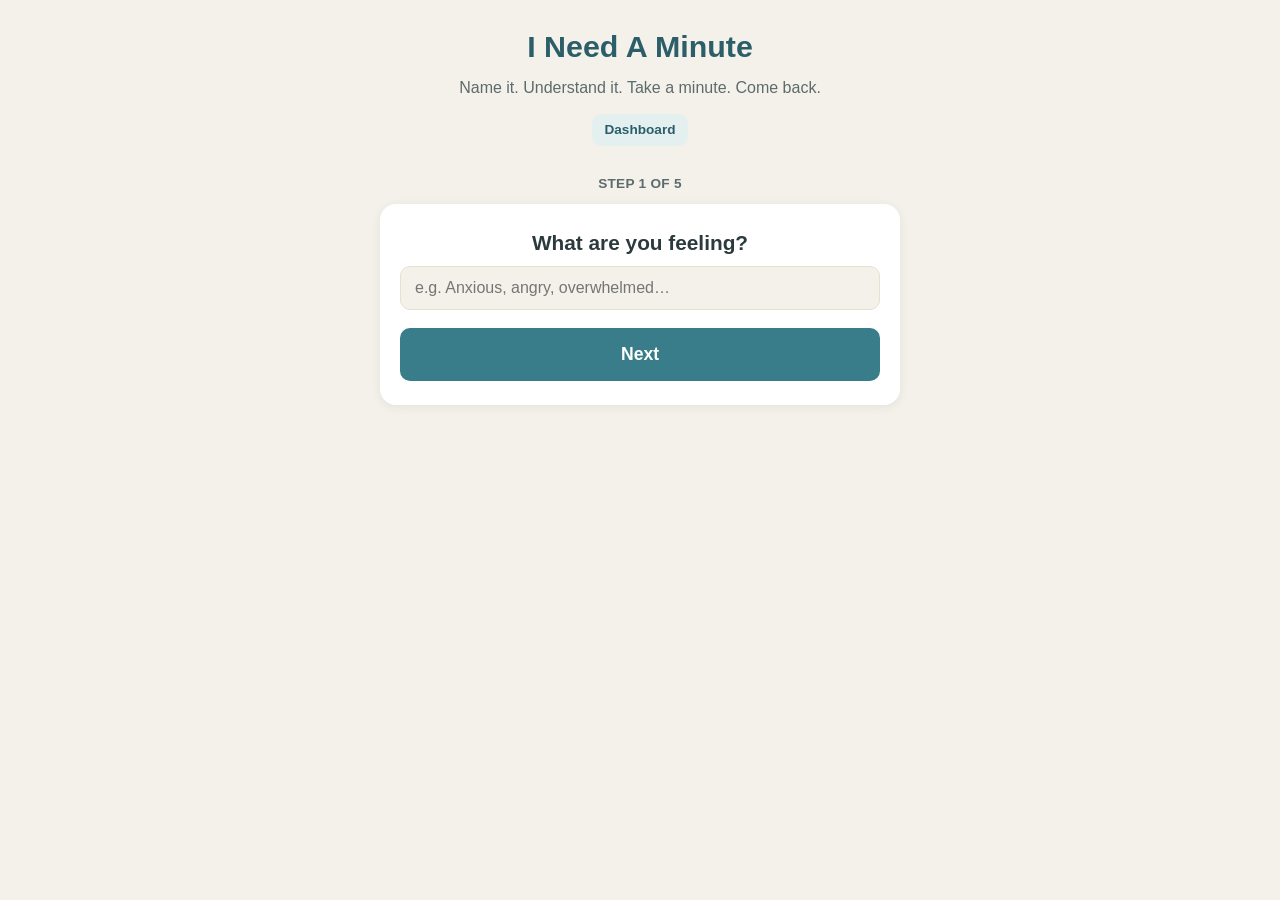
<file: index.html>
<!DOCTYPE html>
<html lang="en">
<head>
<meta charset="UTF-8" />
<meta name="viewport" content="width=device-width, initial-scale=1.0" />
<title>I Need A Minute</title>
<link rel="manifest" href="manifest.json" />
<meta name="theme-color" content="#3a7d8a" />
<meta name="mobile-web-app-capable" content="yes" />
<meta name="apple-mobile-web-app-capable" content="yes" />
<meta name="apple-mobile-web-app-status-bar-style" content="black-translucent" />
<meta name="apple-mobile-web-app-title" content="Need A Minute" />
<link rel="apple-touch-icon" href="icons/apple-touch-icon.png" />
<link rel="icon" href="icons/icon-192.png" />
<link rel="stylesheet" href="style.css" />
</head>
<body>
<main class="page">
  <header class="intro">
    <h1>I Need A Minute</h1>
    <p class="tagline">Name it. Understand it. Take a minute. Come back.</p>
    <a href="dashboard.html" class="button-link small">Dashboard</a>
  </header>

  <div id="stepIndicator" class="step-indicator" hidden></div>

  <!-- Intake, one question per screen -->
  <section id="feeling" class="stage" hidden>
    <form id="feelingForm" class="single-question">
      <label class="field">
        What are you feeling?
        <input type="text" id="feelingInput" placeholder="e.g. Anxious, angry, overwhelmed…" required />
      </label>
      <button type="submit" class="primary large">Next</button>
    </form>
  </section>

  <section id="bodyLocation" class="stage" hidden>
    <form id="bodyLocationForm" class="single-question">
      <label class="field">
        Where is it felt physically?
        <input type="text" id="bodyLocationInput" placeholder="e.g. Chest, stomach, shoulders…" />
      </label>
      <button type="button" class="link-btn" data-back>Back</button>
      <button type="submit" class="primary large">Next</button>
    </form>
  </section>

  <section id="initialRating" class="stage" hidden>
    <form id="initialRatingForm" class="single-question">
      <label class="field">
        How intense is this feeling? (1–10)
        <div class="rating-row">
          <input type="range" id="initialRatingInput" min="1" max="10" step="1" value="5" />
          <div class="rating-value" id="initialRatingValue">5</div>
        </div>
      </label>
      <button type="button" class="link-btn" data-back>Back</button>
      <button type="submit" class="primary large">Next</button>
    </form>
  </section>

  <section id="timeframe" class="stage" hidden>
    <form id="timeframeForm" class="single-question">
      <fieldset class="field timeframe-field">
        <legend>Is this problem happening in the...</legend>
        <div class="choice-grid three" id="timeframeChoices">
          <label class="choice"><input type="radio" name="timeframe" value="past" /> Past</label>
          <label class="choice"><input type="radio" name="timeframe" value="present" /> Present</label>
          <label class="choice"><input type="radio" name="timeframe" value="future" /> Future</label>
        </div>
      </fieldset>
      <button type="button" class="link-btn" data-back>Back</button>
      <button type="submit" class="primary large">Next</button>
    </form>
  </section>

  <section id="plan" class="stage" hidden>
    <form id="planForm" class="single-question">
      <label class="field">
        What will you do to regulate?
        <textarea id="planInput" rows="3" placeholder="e.g. Breathe slowly, step outside, drink some water…"></textarea>
      </label>
      <button type="button" class="link-btn" data-back>Back</button>
      <button type="submit" class="primary large">Next</button>
    </form>
  </section>

  <!-- Time needed, directly before the timer (no summary shown yet) -->
  <section id="timerSetup" class="stage" hidden>
    <h2>Time needed</h2>
    <div class="timer-setup">
      <label class="field">
        Minutes
        <input type="number" id="minutesInput" min="1" max="180" step="1" value="5" />
      </label>
      <div class="quick-picks" id="quickPicks">
        <button type="button" data-minutes="5">+5</button>
        <button type="button" data-minutes="10">+10</button>
        <button type="button" data-minutes="15">+15</button>
        <button type="button" data-minutes="30">+30</button>
      </div>
    </div>
    <button type="button" class="link-btn" data-back>Back</button>
    <button type="button" id="goBtn" class="primary large">Go</button>
  </section>

  <!-- Timer -->
  <section id="timer" class="stage" hidden>
    <h2>Take your minute</h2>
    <p class="timer-hint">Breathe. Step away if you can. Come back when the timer ends.</p>
    <div class="countdown" id="countdownDisplay">--:--</div>
    <button type="button" id="skipTimerBtn" class="link-btn">I'm ready now</button>
  </section>

  <!-- Revisit, one question per screen -->
  <section id="finalRating" class="stage" hidden>
    <h2>Welcome back</h2>
    <form id="finalRatingForm" class="single-question">
      <label class="field">
        How intense is the feeling now? (1–10)
        <div class="rating-row">
          <input type="range" id="finalRatingInput" min="1" max="10" step="1" value="5" />
          <div class="rating-value" id="finalRatingValue">5</div>
        </div>
      </label>
      <button type="submit" class="primary large">Next</button>
    </form>
  </section>

  <section id="cause" class="stage" hidden>
    <form id="causeForm" class="single-question">
      <label class="field">
        What's causing it?
        <input type="text" id="causeInput" placeholder="What's behind this feeling?" />
      </label>
      <button type="button" class="link-btn" data-back>Back</button>
      <button type="submit" class="primary large">Next</button>
    </form>
  </section>

  <section id="revisitResolution" class="stage" hidden>
    <div class="single-question">
      <fieldset class="field">
        <legend>Was there a resolution?</legend>
        <div class="choice-grid three" id="resolutionChoices">
          <button type="button" class="choice-btn" data-value="yes">Yes</button>
          <button type="button" class="choice-btn" data-value="no">No</button>
          <button type="button" class="choice-btn" data-value="somewhat">Somewhat</button>
        </div>
      </fieldset>
      <button type="button" class="link-btn" data-back>Back</button>
      <button type="button" id="resolutionNextBtn" class="primary large">Next</button>
    </div>
  </section>

  <section id="revisitNotes" class="stage" hidden>
    <form id="revisitNotesForm" class="single-question">
      <label class="field">
        Notes
        <textarea id="revisitNotesInput" rows="3" placeholder="Anything else worth remembering…"></textarea>
      </label>
      <button type="button" class="link-btn" data-back>Back</button>
      <button type="submit" class="primary large">Submit</button>
    </form>
  </section>

  <!-- Final summary, first person -->
  <section id="resolved" class="stage" hidden>
    <h2>How it went</h2>
    <div class="summary-card" id="resolvedSummary"></div>

    <div class="actions-buttons">
      <button type="button" id="saveArchiveBtn" class="primary">Save to Dashboard</button>
      <button type="button" id="resetBtn" class="danger">Reset</button>
    </div>
  </section>

  <audio id="chime" preload="auto" src="audio/chime.wav"></audio>
</main>

<script src="app.js"></script>
</body>
</html>
</file>
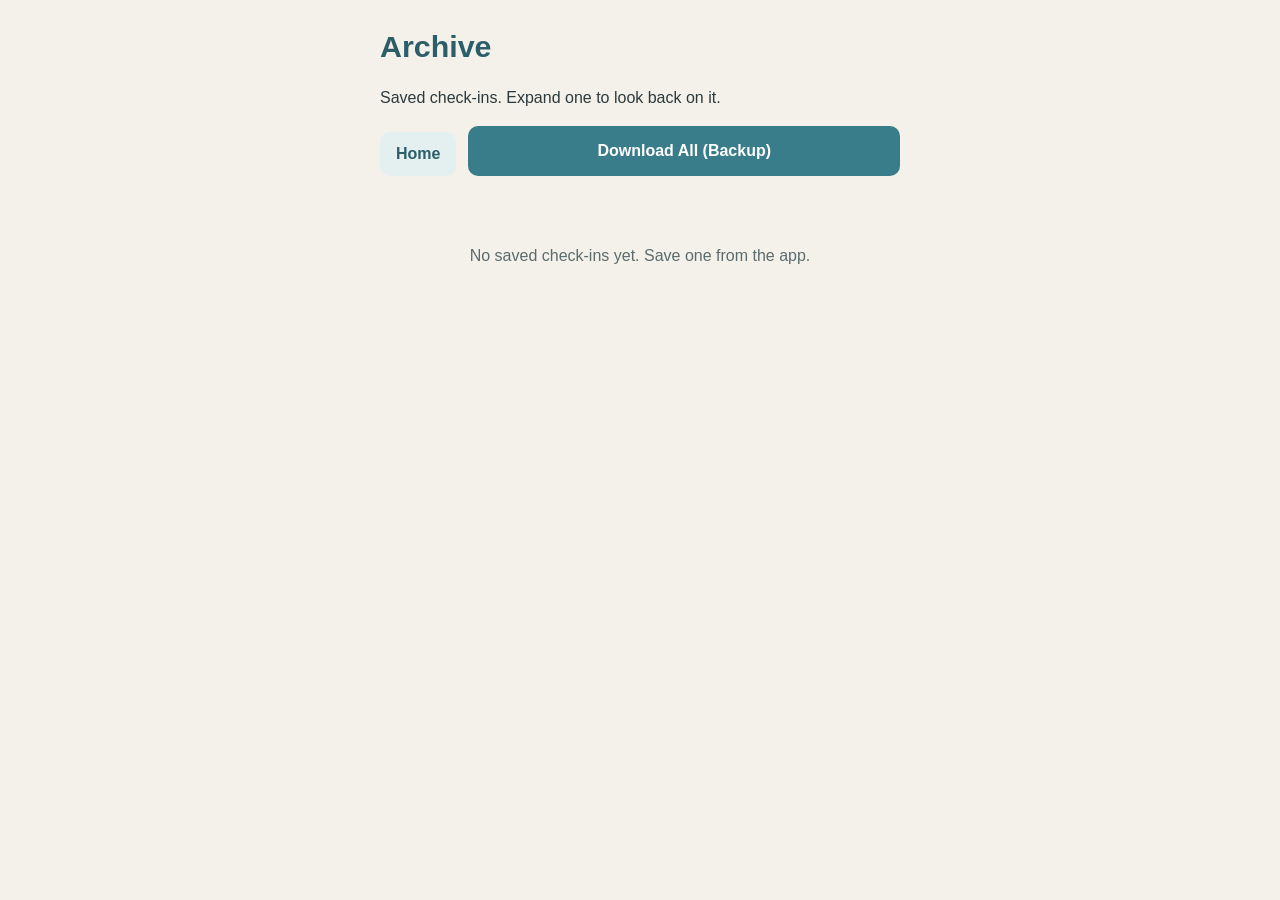
<file: archive.html>
<!DOCTYPE html>
<html lang="en">
<head>
<meta charset="UTF-8" />
<meta name="viewport" content="width=device-width, initial-scale=1.0" />
<title>I Need A Minute — Archive</title>
<link rel="manifest" href="manifest.json" />
<meta name="theme-color" content="#3a7d8a" />
<meta name="mobile-web-app-capable" content="yes" />
<meta name="apple-mobile-web-app-capable" content="yes" />
<meta name="apple-mobile-web-app-status-bar-style" content="black-translucent" />
<meta name="apple-mobile-web-app-title" content="Need A Minute" />
<link rel="apple-touch-icon" href="icons/apple-touch-icon.png" />
<link rel="icon" href="icons/icon-192.png" />
<link rel="stylesheet" href="style.css" />
</head>
<body>
<main class="page">
  <header class="intro archive-header">
    <h1>Archive</h1>
    <p>Saved check-ins. Expand one to look back on it.</p>
    <div class="actions-buttons">
      <a href="index.html" class="button-link">Home</a>
      <button type="button" id="downloadAllBtn" class="primary">Download All (Backup)</button>
    </div>
  </header>

  <section id="trackerSection" class="tracker" hidden>
    <h2>Patterns</h2>
    <p class="tracker-hint">Where most of your check-ins have been.</p>
    <div class="tracker-bar" id="trackerBar"></div>
    <div class="tracker-legend" id="trackerLegend"></div>

    <h3 class="tracker-subheading">Resolution</h3>
    <p class="tracker-hint">Whether things got resolved.</p>
    <div class="tracker-bar" id="resolutionTrackerBar"></div>
    <div class="tracker-legend" id="resolutionTrackerLegend"></div>
  </section>

  <section id="archiveList" class="archive-list"></section>
  <p id="emptyState" class="empty-state" hidden>
    No saved check-ins yet. Save one from the app.
  </p>
</main>

<script src="archive.js"></script>
</body>
</html>
</file>
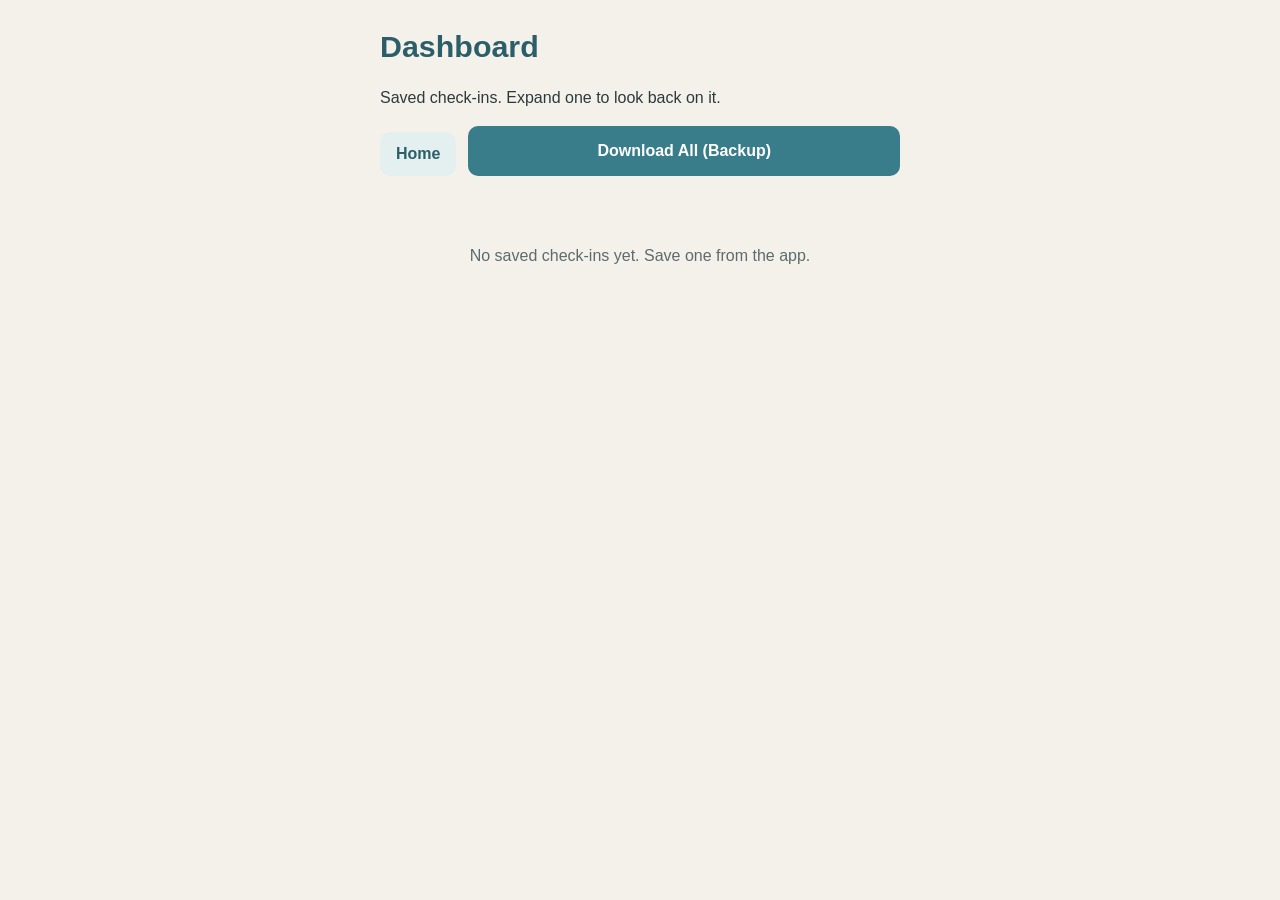
<file: dashboard.html>
<!DOCTYPE html>
<html lang="en">
<head>
<meta charset="UTF-8" />
<meta name="viewport" content="width=device-width, initial-scale=1.0" />
<title>I Need A Minute — Dashboard</title>
<link rel="manifest" href="manifest.json" />
<meta name="theme-color" content="#3a7d8a" />
<meta name="mobile-web-app-capable" content="yes" />
<meta name="apple-mobile-web-app-capable" content="yes" />
<meta name="apple-mobile-web-app-status-bar-style" content="black-translucent" />
<meta name="apple-mobile-web-app-title" content="Need A Minute" />
<link rel="apple-touch-icon" href="icons/apple-touch-icon.png" />
<link rel="icon" href="icons/icon-192.png" />
<link rel="stylesheet" href="style.css" />
</head>
<body>
<main class="page">
  <header class="intro archive-header">
    <h1>Dashboard</h1>
    <p>Saved check-ins. Expand one to look back on it.</p>
    <div class="actions-buttons">
      <a href="index.html" class="button-link">Home</a>
      <button type="button" id="downloadAllBtn" class="primary">Download All (Backup)</button>
    </div>
  </header>

  <section id="trackerSection" class="tracker" hidden>
    <h2>Patterns</h2>
    <p class="tracker-hint">Where most of your check-ins have been.</p>
    <div class="tracker-bar" id="trackerBar"></div>
    <div class="tracker-legend" id="trackerLegend"></div>

    <h3 class="tracker-subheading">Resolution</h3>
    <p class="tracker-hint">Whether things got resolved.</p>
    <div class="tracker-bar" id="resolutionTrackerBar"></div>
    <div class="tracker-legend" id="resolutionTrackerLegend"></div>
  </section>

  <section id="archiveList" class="archive-list"></section>
  <p id="emptyState" class="empty-state" hidden>
    No saved check-ins yet. Save one from the app.
  </p>
</main>

<script src="vendor/jspdf.umd.min.js"></script>
<script src="archive.js"></script>
</body>
</html>
</file>
<file: style.css>
:root {
  --bg: #f4f1ea;
  --surface: #ffffff;
  --ink: #2c3a3d;
  --ink-soft: #5c6b6e;
  --teal: #3a7d8a;
  --teal-dark: #2b5e68;
  --teal-tint: #e4f0f0;
  --sand: #e8e0cf;
  --danger: #b3543f;
  --danger-tint: #f6e6e1;
  --radius: 16px;
  --shadow: 0 2px 10px rgba(44, 58, 61, 0.08);
  --cat-past: #6b8fa6;
  --cat-present: #3a7d8a;
  --cat-future: #9575b3;
  --cat-unspecified: #9aa39f;
  --cat-yes: #5a9c6f;
  --cat-no: #b3543f;
  --cat-somewhat: #c9a227;
}

* {
  box-sizing: border-box;
}

body {
  margin: 0;
  font-family: -apple-system, BlinkMacSystemFont, "Segoe UI", Roboto, sans-serif;
  background: var(--bg);
  color: var(--ink);
  line-height: 1.5;
}

.page {
  max-width: 560px;
  margin: 0 auto;
  padding: 24px 20px 64px;
}

.intro {
  text-align: center;
  margin-bottom: 28px;
}

.intro h1 {
  font-size: 1.9rem;
  margin: 0 0 6px;
  color: var(--teal-dark);
}

.tagline {
  color: var(--ink-soft);
  margin: 0 0 14px;
}

.step-indicator {
  text-align: center;
  color: var(--ink-soft);
  font-weight: 600;
  font-size: 0.85rem;
  letter-spacing: 0.02em;
  text-transform: uppercase;
  margin-bottom: 10px;
}

.stage {
  background: var(--surface);
  border-radius: var(--radius);
  box-shadow: var(--shadow);
  padding: 24px 20px;
}

.single-question {
  text-align: center;
}

.single-question .field,
.single-question legend {
  font-size: 1.3rem;
  line-height: 1.4;
}

.single-question input,
.single-question textarea {
  text-align: left;
}

.single-question .choice-grid {
  text-align: left;
}

.rating-row {
  display: flex;
  flex-direction: column;
  align-items: center;
  gap: 14px;
  margin-top: 12px;
}

.rating-row input[type="range"] {
  width: 100%;
  accent-color: var(--teal);
}

.rating-value {
  font-size: 2.4rem;
  font-weight: 700;
  color: var(--teal-dark);
  font-variant-numeric: tabular-nums;
}

.stage h2 {
  margin-top: 0;
  color: var(--teal-dark);
}

.field {
  display: block;
  font-weight: 600;
  margin-bottom: 18px;
  color: var(--ink);
}

.field input[type="text"],
.field input[type="number"],
.field textarea {
  display: block;
  width: 100%;
  margin-top: 8px;
  padding: 12px 14px;
  font-size: 1rem;
  font-weight: 400;
  font-family: inherit;
  color: var(--ink);
  background: var(--bg);
  border: 1px solid var(--sand);
  border-radius: 10px;
}

.field input:focus,
.field textarea:focus {
  outline: 2px solid var(--teal);
  outline-offset: 1px;
}

.field .hint {
  font-weight: 400;
  color: var(--ink-soft);
  margin-left: 6px;
}

fieldset.field {
  border: none;
  padding: 0;
  margin: 0 0 18px;
}

fieldset.field legend {
  font-weight: 600;
  padding: 0;
  margin-bottom: 8px;
}

.choice-grid {
  display: grid;
  grid-template-columns: 1fr 1fr;
  gap: 10px;
}

.choice-grid.three {
  grid-template-columns: 1fr 1fr 1fr;
}

.choice {
  display: flex;
  align-items: center;
  gap: 8px;
  font-weight: 400;
  padding: 12px 14px;
  background: var(--bg);
  border: 1px solid var(--sand);
  border-radius: 10px;
  cursor: pointer;
}

.choice input {
  accent-color: var(--teal);
  width: 18px;
  height: 18px;
}

.choice-btn {
  padding: 14px 10px;
  font-size: 1rem;
  font-weight: 600;
  font-family: inherit;
  color: var(--ink);
  background: var(--bg);
  border: 1px solid var(--sand);
  border-radius: 10px;
  cursor: pointer;
}

.choice-btn.selected {
  background: var(--teal);
  border-color: var(--teal);
  color: #fff;
}

button {
  font-family: inherit;
}

.primary {
  display: block;
  width: 100%;
  padding: 14px;
  font-size: 1rem;
  font-weight: 700;
  color: #fff;
  background: var(--teal);
  border: none;
  border-radius: 10px;
  cursor: pointer;
}

.primary:hover {
  background: var(--teal-dark);
}

.primary.large {
  font-size: 1.1rem;
  padding: 16px;
}

.danger {
  padding: 12px 16px;
  font-size: 0.95rem;
  font-weight: 600;
  color: var(--danger);
  background: var(--danger-tint);
  border: 1px solid var(--danger);
  border-radius: 10px;
  cursor: pointer;
}

.button-link {
  display: inline-block;
  padding: 10px 16px;
  font-weight: 600;
  color: var(--teal-dark);
  background: var(--teal-tint);
  border-radius: 10px;
  text-decoration: none;
}

.button-link.small {
  padding: 6px 12px;
  font-size: 0.85rem;
}

.link-btn {
  display: block;
  margin: 0 0 20px;
  padding: 0;
  background: none;
  border: none;
  color: var(--teal-dark);
  font-weight: 600;
  text-decoration: underline;
  cursor: pointer;
}

.summary-card {
  background: var(--teal-tint);
  border-radius: 12px;
  padding: 16px 18px;
  margin-bottom: 16px;
}

.summary-card p {
  margin: 0 0 8px;
}

.summary-card hr {
  border: none;
  border-top: 1px solid rgba(58, 125, 138, 0.25);
  margin: 12px 0;
}

.timer-setup {
  border-top: 1px solid var(--sand);
  padding-top: 20px;
  margin-top: 8px;
}

.timer-setup .field {
  display: flex;
  align-items: center;
  gap: 8px;
}

.timer-setup .field input {
  width: 90px;
  margin-top: 0;
}

.quick-picks {
  display: flex;
  gap: 10px;
  margin-bottom: 18px;
}

.quick-picks button {
  flex: 1;
  padding: 10px;
  font-size: 1rem;
  font-weight: 600;
  color: var(--teal-dark);
  background: var(--teal-tint);
  border: 1px solid var(--teal);
  border-radius: 10px;
  cursor: pointer;
}

.timer-hint {
  color: var(--ink-soft);
  text-align: center;
}

.countdown {
  font-size: 4rem;
  font-weight: 700;
  text-align: center;
  color: var(--teal-dark);
  margin: 24px 0;
  font-variant-numeric: tabular-nums;
}

#skipTimerBtn {
  display: block;
  margin: 0 auto;
}

.actions-buttons {
  display: flex;
  gap: 12px;
  margin-top: 8px;
}

.actions-buttons .primary,
.actions-buttons .danger {
  flex: 1;
}

.archive-header {
  text-align: left;
}

.archive-header .button-link {
  margin-top: 6px;
}

.tracker {
  background: var(--surface);
  border-radius: var(--radius);
  box-shadow: var(--shadow);
  padding: 20px;
  margin-bottom: 24px;
}

.tracker h2 {
  margin: 0 0 4px;
  color: var(--teal-dark);
}

.tracker-hint {
  margin: 0 0 14px;
  color: var(--ink-soft);
  font-size: 0.9rem;
}

.tracker-subheading {
  margin: 20px 0 2px;
  padding-top: 16px;
  border-top: 1px solid var(--sand);
  color: var(--teal-dark);
  font-size: 1rem;
}

.tracker-bar {
  display: flex;
  width: 100%;
  height: 16px;
  border-radius: 8px;
  overflow: hidden;
  background: var(--bg);
}

.tracker-segment {
  height: 100%;
}

.tracker-legend {
  display: flex;
  flex-wrap: wrap;
  gap: 10px 18px;
  margin-top: 14px;
}

.tracker-legend-item {
  display: flex;
  align-items: center;
  gap: 6px;
  font-size: 0.85rem;
  color: var(--ink-soft);
}

.tracker-dot {
  width: 10px;
  height: 10px;
  border-radius: 50%;
  flex-shrink: 0;
}

.cat-past {
  background: var(--cat-past);
}

.cat-present {
  background: var(--cat-present);
}

.cat-future {
  background: var(--cat-future);
}

.cat-unspecified {
  background: var(--cat-unspecified);
}

.cat-yes {
  background: var(--cat-yes);
}

.cat-no {
  background: var(--cat-no);
}

.cat-somewhat {
  background: var(--cat-somewhat);
}

.archive-category-heading {
  color: var(--teal-dark);
  font-size: 1.1rem;
  margin: 4px 0 -2px;
}

.archive-list {
  display: flex;
  flex-direction: column;
  gap: 14px;
}

.archive-card {
  background: var(--surface);
  border-radius: var(--radius);
  box-shadow: var(--shadow);
  padding: 16px 18px;
}

.archive-card-summary {
  display: flex;
  justify-content: space-between;
  align-items: center;
  gap: 12px;
  flex-wrap: wrap;
}

.archive-card-behavior {
  font-weight: 700;
  color: var(--teal-dark);
}

.archive-card-meta {
  color: var(--ink-soft);
  font-size: 0.85rem;
}

.archive-card-actions {
  display: flex;
  flex-wrap: wrap;
  gap: 8px;
}

.archive-card-actions button {
  padding: 8px 14px;
  font-size: 0.9rem;
  border-radius: 8px;
  border: 1px solid var(--sand);
  background: var(--bg);
  cursor: pointer;
}

.archive-card-actions .danger {
  padding: 8px 14px;
}

.archive-card-detail {
  margin-top: 14px;
  padding-top: 14px;
  border-top: 1px solid var(--sand);
}

.empty-state {
  text-align: center;
  color: var(--ink-soft);
  margin-top: 40px;
}

@media (prefers-color-scheme: dark) {
  :root {
    --bg: #1c2426;
    --surface: #24302f;
    --ink: #eef2f0;
    --ink-soft: #a9b6b3;
    --teal: #56a3ad;
    --teal-dark: #86c6cd;
    --teal-tint: #223939;
    --sand: #3a4441;
    --danger: #e08a72;
    --danger-tint: #3a2a26;
    --shadow: 0 2px 10px rgba(0, 0, 0, 0.35);
    --cat-past: #8fb3cc;
    --cat-present: #56a3ad;
    --cat-future: #b79bd6;
    --cat-unspecified: #7c8985;
    --cat-yes: #7cbf8e;
    --cat-no: #e08a72;
    --cat-somewhat: #d9bb5c;
  }

  .primary {
    color: #10201f;
  }

  .choice-btn.selected {
    color: #10201f;
  }
}
</file>
